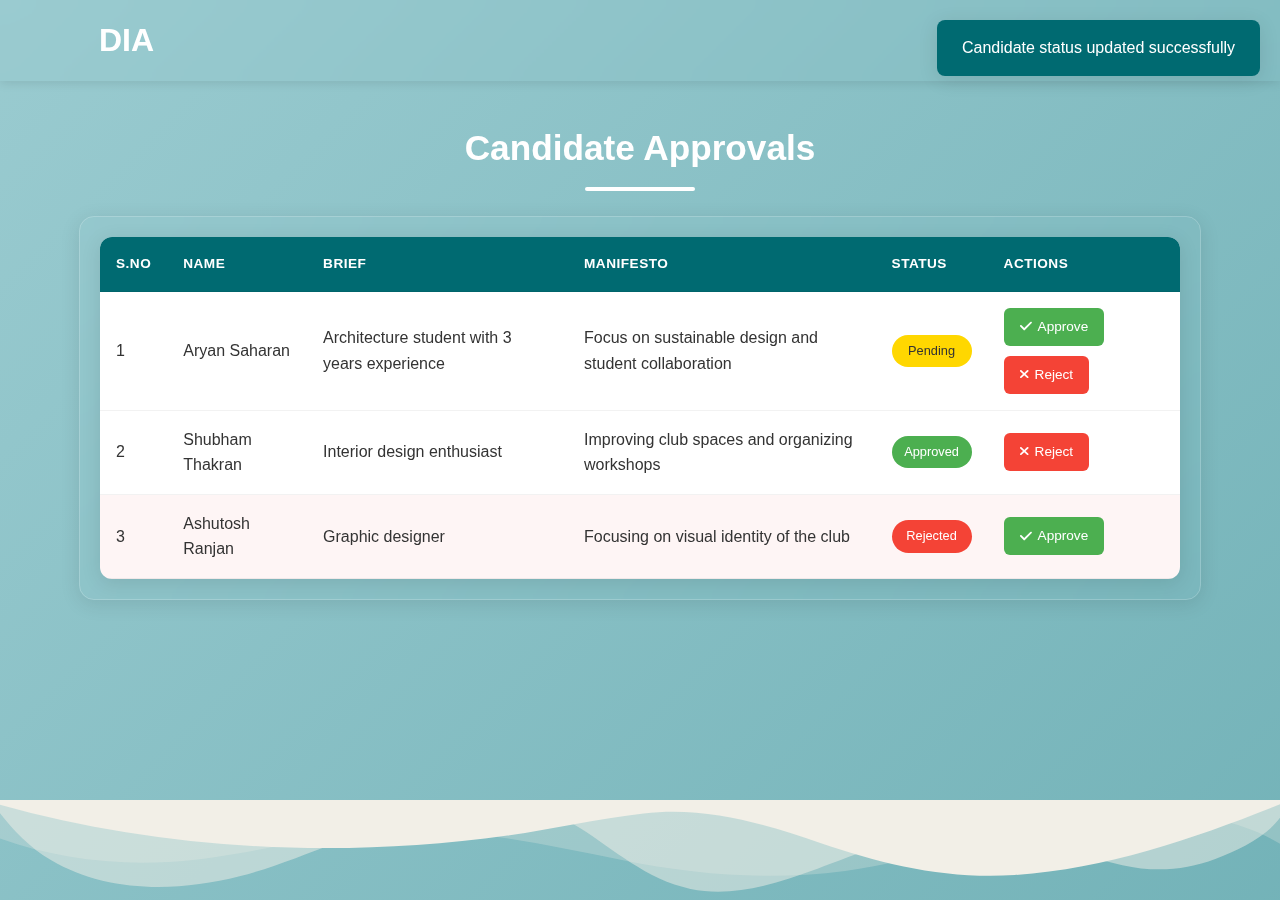
<file: approval.html>
<!DOCTYPE html>
<html lang="en">
<head>
  <meta charset="UTF-8">
  <meta name="viewport" content="width=device-width, initial-scale=1.0">
  <title>Approval Table</title>
  <link rel="stylesheet" href="https://cdnjs.cloudflare.com/ajax/libs/font-awesome/6.0.0/css/all.min.css">
  <link rel="stylesheet" href="../static/approval.css">
</head>
<body>
  <!-- Background Animation Elements -->
  <div class="circles">
    <li></li>
    <li></li>
    <li></li>
    <li></li>
    <li></li>
    <li></li>
    <li></li>
    <li></li>
    <li></li>
    <li></li>
  </div>
  <div class="wave"></div>

  <!-- Theme Toggle Button -->
  <!-- <button class="theme-toggle-btn" onclick="toggleTheme()">
    <i class="fas fa-moon"></i>
  </button> -->

  <!-- Header -->
  <header class="header">
    <div class="container">
      <div class="header-container">
        <a href="#" class="logo">DIA</a>
        
        <!-- Desktop Navigation -->
        <nav class="desktop-nav">
          <ul>
            <li><a href="index.html">Home</a></li>
            <li><a href="index.html">About</a></li>
            <li><a href="index.html">Contact</a></li>
          </ul>
        </nav>
        
        <!-- Mobile Hamburger -->
        <button class="hamburger">
          <span></span>
          <span></span>
          <span></span>
        </button>
      </div>
      
      <!-- Mobile Navigation -->
      <nav class="mobile-nav">
        <ul>
          <li><a href="#">Home</a></li>
          <li><a href="#">About</a></li>
          <li><a href="#">Contact</a></li>
        </ul>
      </nav>
    </div>
  </header>

  <!-- Main Content -->
  <main class="approval-container">
    <div class="container">
      <h1 class="section-title">Candidate Approvals</h1>
      
      <div class="table-container glass-card">
        <table class="approval-table">
          <thead>
            <tr>
              <th>S.No</th>
              <th>Name</th>
              <th>Brief</th>
              <th>Manifesto</th>
              <th>Status</th>
              <th>Actions</th>
            </tr>
          </thead>
          <tbody>
            <tr>
              <td>1</td>
              <td>Aryan Saharan</td>
              <td>Architecture student with 3 years experience</td>
              <td>Focus on sustainable design and student collaboration</td>
              <td>
                <span class="status-badge status-pending">
                  Pending
                </span>
              </td>
              <td>
                <div class="button-container">
                  <a href="/update_status/1/approved" class="btn btn-approve">
                    <i class="fas fa-check"></i> Approve
                  </a>
                  <a href="/update_status/1/rejected" class="btn btn-reject">
                    <i class="fas fa-times"></i> Reject
                  </a>
                </div>
              </td>
            </tr>
            <tr>
              <td>2</td>
              <td>Shubham Thakran</td>
              <td>Interior design enthusiast</td>
              <td>Improving club spaces and organizing workshops</td>
              <td>
                <span class="status-badge status-approved">
                  Approved
                </span>
              </td>
              <td>
                <div class="button-container">
                  <a href="/update_status/2/rejected" class="btn btn-reject">
                    <i class="fas fa-times"></i> Reject
                  </a>
                </div>
              </td>
            </tr>
            <tr class="rejected-row">
              <td>3</td>
              <td>Ashutosh Ranjan</td>
              <td>Graphic designer</td>
              <td>Focusing on visual identity of the club</td>
              <td>
                <span class="status-badge status-rejected">
                  Rejected
                </span>
              </td>
              <td>
                <div class="button-container">
                  <a href="/update_status/3/approved" class="btn btn-approve">
                    <i class="fas fa-check"></i> Approve
                  </a>
                </div>
              </td>
            </tr>
          </tbody>
        </table>
      </div>
    </div>
  </main>

  <script>
    // Mobile Navigation Toggle
    const hamburger = document.querySelector(".hamburger");
    const mobileNav = document.querySelector(".mobile-nav");
    
    hamburger.addEventListener("click", function() {
      this.classList.toggle("active");
      mobileNav.classList.toggle("active");
    });
    
    // Close mobile menu when clicking a link
    document.querySelectorAll(".mobile-nav a").forEach(link => {
      link.addEventListener("click", () => {
        hamburger.classList.remove("active");
        mobileNav.classList.remove("active");
      });
    });

    // Theme Toggle Function
    function toggleTheme() {
      document.body.classList.toggle('dark-theme');
      const themeIcon = document.querySelector('.theme-toggle-btn i');
      
      if (document.body.classList.contains('dark-theme')) {
        themeIcon.classList.remove('fa-moon');
        themeIcon.classList.add('fa-sun');
        localStorage.setItem('theme', 'dark');
      } else {
        themeIcon.classList.remove('fa-sun');
        themeIcon.classList.add('fa-moon');
        localStorage.setItem('theme', 'light');
      }
    }

    // Check for saved theme preference
    if (localStorage.getItem('theme') === 'dark') {
      document.body.classList.add('dark-theme');
      const themeIcon = document.querySelector('.theme-toggle-btn i');
      themeIcon.classList.remove('fa-moon');
      themeIcon.classList.add('fa-sun');
    }

    // Flash message handling
    document.addEventListener("DOMContentLoaded", function () {
      // Sample flash message
      showFlashMessage("Candidate status updated successfully");
    });

    function showFlashMessage(message) {
      const flash = document.createElement('div');
      flash.className = 'flash-message';
      flash.textContent = message;
      document.body.appendChild(flash);
      
      setTimeout(() => {
        flash.classList.add('show');
      }, 100);
      
      setTimeout(() => {
        flash.classList.remove('show');
        setTimeout(() => {
          document.body.removeChild(flash);
        }, 300);
      }, 5000);
    }
  </script>
</body>
</html>
</file>
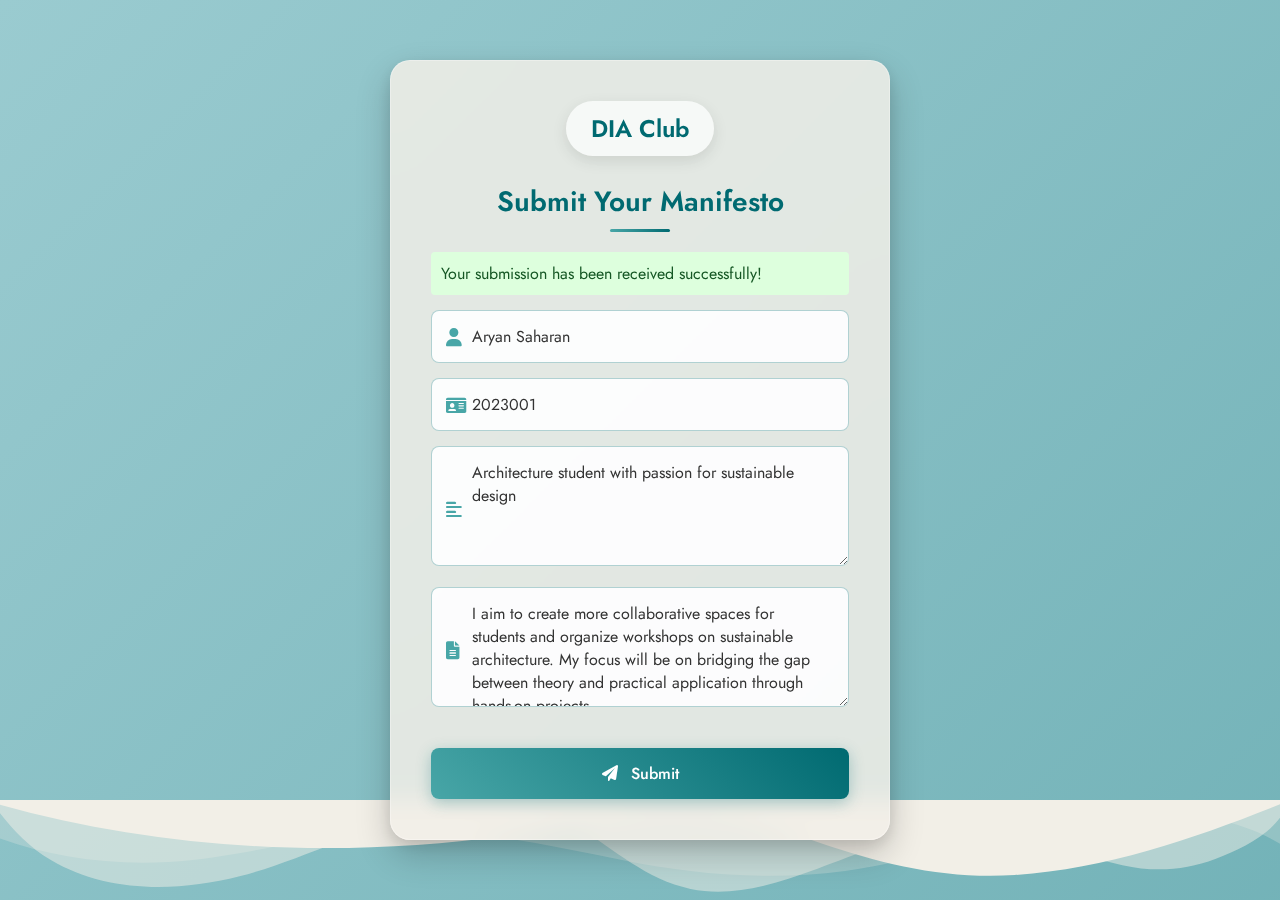
<file: approval_form.html>
<!DOCTYPE html>
<html lang="en">

<head>
    <meta charset="UTF-8">
    <meta name="viewport" content="width=device-width, initial-scale=1.0">
    <title>Manifesto Form</title>
    <link href="https://fonts.googleapis.com/css2?family=Jost:wght@400;500;600&display=swap" rel="stylesheet">
    <link rel="stylesheet" href="https://cdnjs.cloudflare.com/ajax/libs/font-awesome/6.0.0-beta3/css/all.min.css">
    <link rel="stylesheet" href="../static/approval_form.css">
</head>

<body>
    <div class="circles">
        <li></li>
        <li></li>
        <li></li>
        <li></li>
        <li></li>
        <li></li>
        <li></li>
        <li></li>
        <li></li>
        <li></li>
    </div>
    <div class="wave"></div>

    <div class="container">
        <div class="logo-btn-container">
            <a href="/" class="simple-logo-btn">
                <span>DIA Club</span>
            </a>
        </div>
        <h2>Submit Your Manifesto</h2>

        <div class="alert alert-success">Your submission has been received successfully!</div>

        <form action="/submit-manifesto" method="POST">
            <div class="input-group">
                <i class="fas fa-user input-icon"></i>
                <input type="text" id="name" name="name" value="Aryan Saharan"
                    placeholder="Enter your name" required>
            </div>

            <div class="input-group">
                <i class="fas fa-id-card input-icon"></i>
                <input type="text" id="roll_no" name="roll_no" value="2023001"
                    placeholder="Enter your Roll no." required>
            </div>

            <div class="input-group">
                <i class="fas fa-align-left input-icon"></i>
                <textarea id="description" name="description" rows="2" placeholder="A short description (2 lines max)"
                    required>Architecture student with passion for sustainable design</textarea>
            </div>

            <div class="input-group">
                <i class="fas fa-file-alt input-icon"></i>
                <textarea id="manifesto" name="manifesto" placeholder="Explain your mission or goals (under 200 words)"
                    required>I aim to create more collaborative spaces for students and organize workshops on sustainable architecture. My focus will be on bridging the gap between theory and practical application through hands-on projects.</textarea>
            </div>

            <button type="submit" class="submit-btn">
                <i class="fas fa-paper-plane" style="margin-right: 8px;"></i> Submit
            </button>
        </form>
    </div>
</body>

</html>
</file>
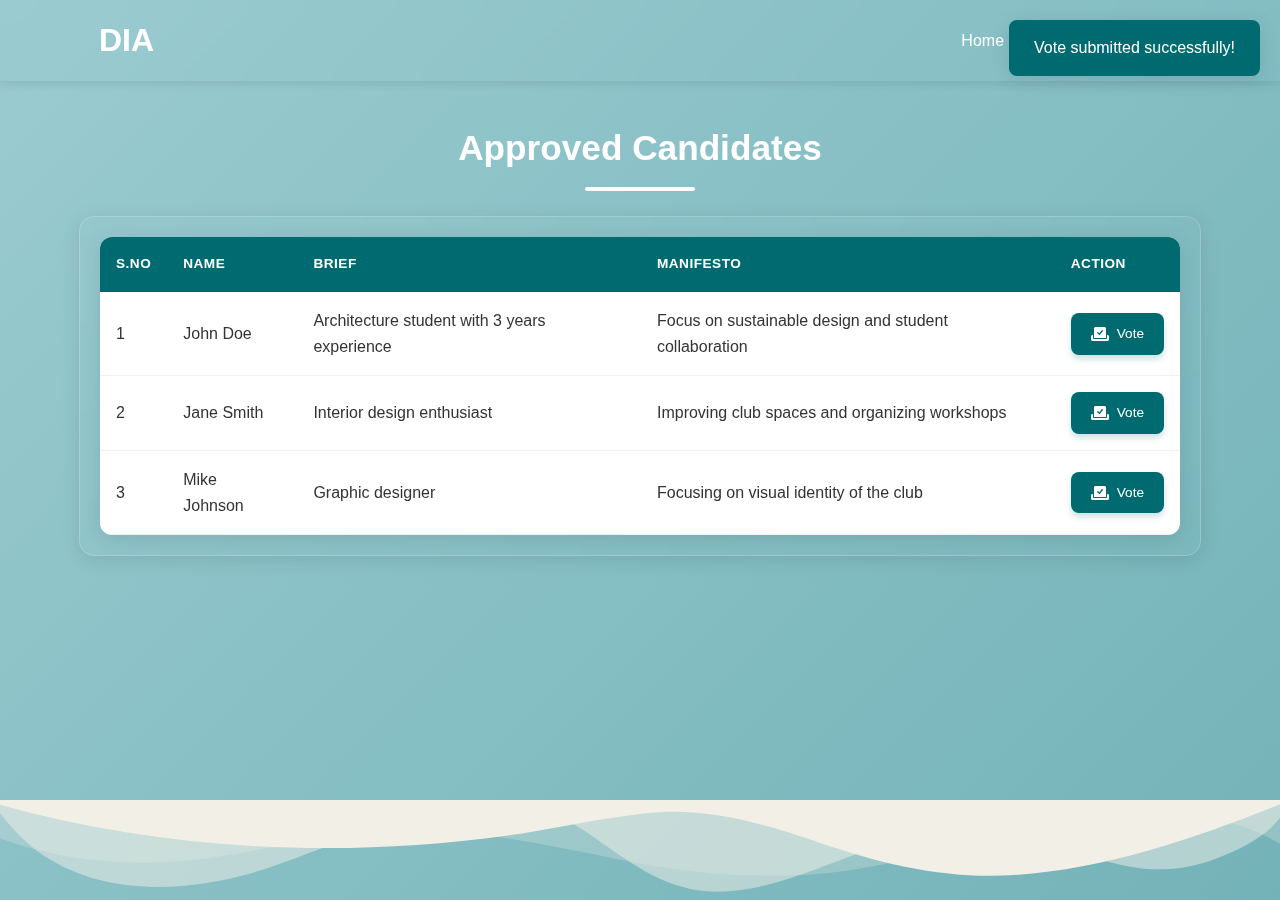
<file: candidates.html>
<!DOCTYPE html>
<html lang="en">

<head>
  <meta charset="UTF-8">
  <meta name="viewport" content="width=device-width, initial-scale=1.0">
  <title>Approved Candidates</title>
  <link rel="stylesheet" href="https://cdnjs.cloudflare.com/ajax/libs/font-awesome/6.0.0/css/all.min.css">
  <link rel="stylesheet" href="static/approval.css">

  <style>
    /* Vote Button Styles */
    .btn-vote {
      display: inline-flex;
      align-items: center;
      justify-content: center;
      padding: 10px 20px;
      background-color: var(--primary-color);
      color: white;
      border-radius: 8px;
      font-weight: 500;
      text-decoration: none;
      transition: var(--transition);
      border: none;
      cursor: pointer;
      gap: 8px;
      box-shadow: 0 4px 6px rgba(0, 106, 113, 0.2);
    }

    .btn-vote i {
      font-size: 1rem;
    }

    .btn-vote:hover {
      background-color: var(--secondary-color);
      transform: translateY(-2px);
      box-shadow: 0 6px 12px rgba(0, 106, 113, 0.3);
    }

    .btn-vote:active {
      transform: translateY(0);
    }

    /* Dark Mode Adjustments */
    .dark-theme .btn-vote {
      background-color: var(--accent-color);
      color: var(--text-color);
    }

    .dark-theme .btn-vote:hover {
      background-color: var(--secondary-color);
      color: white;
    }

    /* Responsive Styles */
    @media (max-width: 768px) {
      .btn-vote {
        padding: 8px 16px;
        font-size: 0.9rem;
      }
    }
  </style>
</head>

<body>
  <!-- Background Animation Elements -->
  <div class="circles">
    <li></li>
    <li></li>
    <li></li>
    <li></li>
    <li></li>
    <li></li>
    <li></li>
    <li></li>
    <li></li>
    <li></li>
  </div>
  <div class="wave"></div>

  <!-- Header -->
  <header class="header">
    <div class="container">
      <div class="header-container">
        <a href="#" class="logo">DIA</a>

        <!-- Desktop Navigation -->
        <nav class="desktop-nav">
          <ul>
            <li><a href="index.html">Home</a></li>
            <li><a href="index.html">About</a></li>
            <li><a href="index.html">Contact</a></li>
          </ul>
        </nav>

        <!-- Mobile Hamburger -->
        <button class="hamburger">
          <span></span>
          <span></span>
          <span></span>
        </button>
      </div>

      <!-- Mobile Navigation -->
      <nav class="mobile-nav">
        <ul>
          <li><a href="#">Home</a></li>
          <li><a href="#">About</a></li>
          <li><a href="#">Contact</a></li>
        </ul>
      </nav>
    </div>
  </header>

  <!-- Main Content -->
  <main class="approval-container">
    <div class="container">
      <h1 class="section-title">Approved Candidates</h1>

      <div class="table-container glass-card">
        <table class="approval-table">
          <thead>
            <tr>
              <th>S.No</th>
              <th>Name</th>
              <th>Brief</th>
              <th>Manifesto</th>
              <th>Action</th>
            </tr>
          </thead>
          <tbody>
            <tr>
              <td>1</td>
              <td>John Doe</td>
              <td>Architecture student with 3 years experience</td>
              <td>Focus on sustainable design and student collaboration</td>
              <td>
                <a href="/vote/1" class="btn btn-vote">
                  <i class="fas fa-vote-yea"></i> Vote
                </a>
              </td>
            </tr>
            <tr>
              <td>2</td>
              <td>Jane Smith</td>
              <td>Interior design enthusiast</td>
              <td>Improving club spaces and organizing workshops</td>
              <td>
                <a href="/vote/2" class="btn btn-vote">
                  <i class="fas fa-vote-yea"></i> Vote
                </a>
              </td>
            </tr>
            <tr>
              <td>3</td>
              <td>Mike Johnson</td>
              <td>Graphic designer</td>
              <td>Focusing on visual identity of the club</td>
              <td>
                <a href="/vote/3" class="btn btn-vote">
                  <i class="fas fa-vote-yea"></i> Vote
                </a>
              </td>
            </tr>
          </tbody>
        </table>
      </div>
    </div>
  </main>

  <script>
    // Mobile Navigation Toggle
    const hamburger = document.querySelector(".hamburger");
    const mobileNav = document.querySelector(".mobile-nav");

    hamburger.addEventListener("click", function () {
      this.classList.toggle("active");
      mobileNav.classList.toggle("active");
    });

    // Close mobile menu when clicking a link
    document.querySelectorAll(".mobile-nav a").forEach(link => {
      link.addEventListener("click", () => {
        hamburger.classList.remove("active");
        mobileNav.classList.remove("active");
      });
    });

    // Theme Toggle Function
    function toggleTheme() {
      document.body.classList.toggle('dark-theme');
      const themeIcon = document.querySelector('.theme-toggle-btn i');

      if (document.body.classList.contains('dark-theme')) {
        themeIcon.classList.remove('fa-moon');
        themeIcon.classList.add('fa-sun');
        localStorage.setItem('theme', 'dark');
      } else {
        themeIcon.classList.remove('fa-sun');
        themeIcon.classList.add('fa-moon');
        localStorage.setItem('theme', 'light');
      }
    }

    // Check for saved theme preference
    if (localStorage.getItem('theme') === 'dark') {
      document.body.classList.add('dark-theme');
      const themeIcon = document.querySelector('.theme-toggle-btn i');
      themeIcon.classList.remove('fa-moon');
      themeIcon.classList.add('fa-sun');
    }

    // Flash message handling
    document.addEventListener("DOMContentLoaded", function () {
      // Sample flash message
      showFlashMessage("Vote submitted successfully!");
    });

    function showFlashMessage(message) {
      const flash = document.createElement('div');
      flash.className = 'flash-message';
      flash.textContent = message;
      document.body.appendChild(flash);

      setTimeout(() => {
        flash.classList.add('show');
      }, 100);

      setTimeout(() => {
        flash.classList.remove('show');
        setTimeout(() => {
          document.body.removeChild(flash);
        }, 300);
      }, 5000);
    }
  </script>
</body>
</html>
</file>
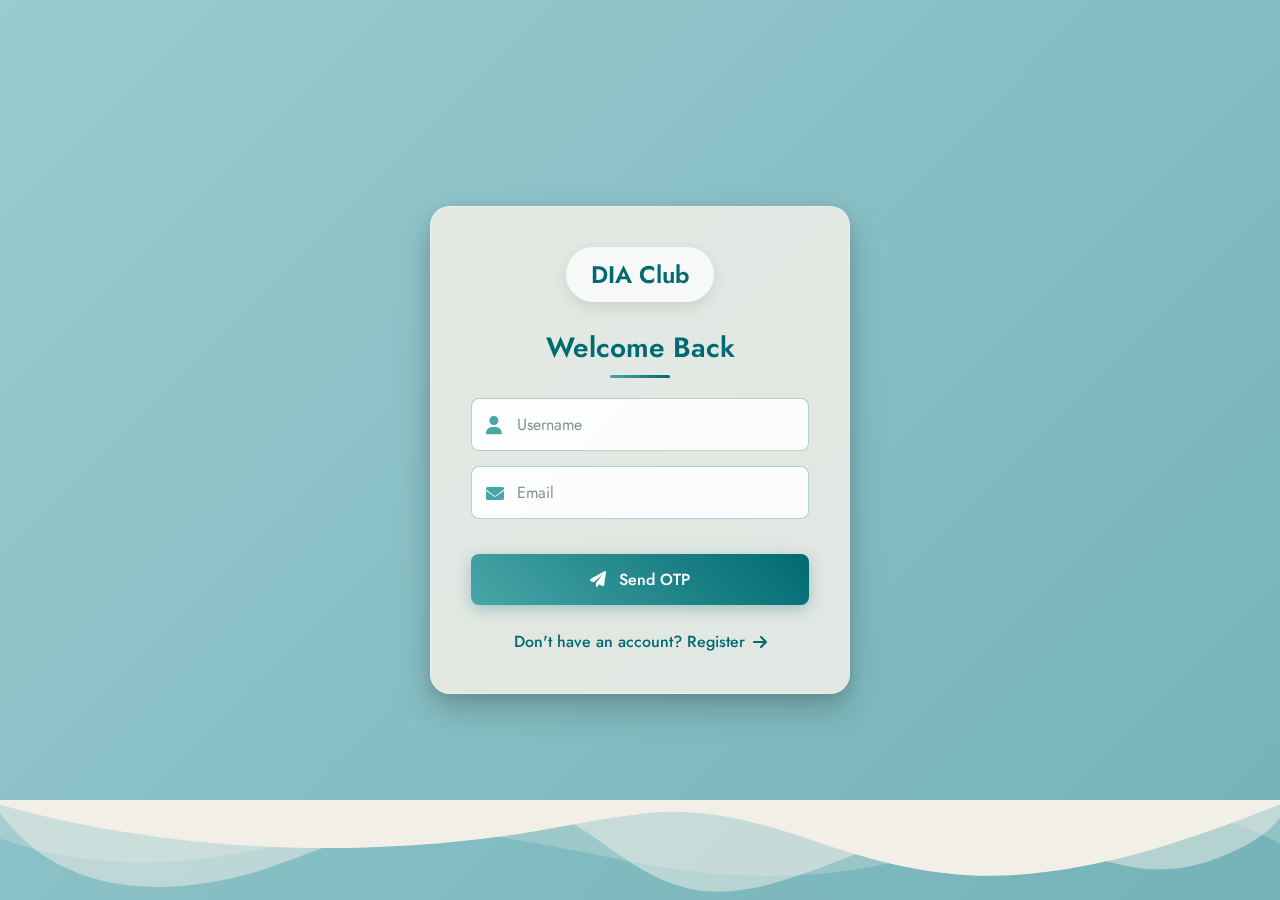
<file: login.html>
<!DOCTYPE html>
<html lang="en">
<head>
  <meta charset="UTF-8">
  <meta name="viewport" content="width=device-width, initial-scale=1.0">
  <title>DIA Club - Login/Register</title>
  <link href="https://fonts.googleapis.com/css2?family=Jost:wght@400;500;600&display=swap" rel="stylesheet">
  <link rel="stylesheet" href="https://cdnjs.cloudflare.com/ajax/libs/font-awesome/6.0.0-beta3/css/all.min.css">
  <style>
    * {
      margin: 0;
      padding: 0;
      box-sizing: border-box;
      font-family: 'Jost', sans-serif;
    }
    body {
      background: linear-gradient(135deg, #9ACBD0, #006A71);
      height: 100vh;
      display: flex;
      align-items: center;
      justify-content: center;
      background-size: 400% 400%;
      animation: gradientBG 15s ease infinite;
      position: relative;
      overflow: hidden;
    }
    @keyframes gradientBG {
      0% { background-position: 0% 50%; }
      50% { background-position: 100% 50%; }
      100% { background-position: 0% 50%; }
    }
    .container {
      background: rgba(242, 239, 231, 0.85);
      backdrop-filter: blur(12px);
      -webkit-backdrop-filter: blur(12px);
      border: 1px solid rgba(255, 255, 255, 0.3);
      width: 420px;
      padding: 40px;
      border-radius: 20px;
      box-shadow: 0 15px 35px rgba(0, 0, 0, 0.2),
                  0 5px 15px rgba(0, 0, 0, 0.1);
      position: relative;
      animation: fadeIn 0.7s ease-in-out;
      transition: all 0.3s ease;
      z-index: 2;
    }
    .container:hover {
      box-shadow: 0 20px 45px rgba(0, 0, 0, 0.25),
                  0 8px 20px rgba(0, 0, 0, 0.15);
    }
    .container h2 {
      margin-bottom: 30px;
      color: #006A71;
      text-align: center;
      font-weight: 600;
      font-size: 28px;
      position: relative;
    }
    .container h2:after {
      content: '';
      position: absolute;
      bottom: -10px;
      left: 50%;
      transform: translateX(-50%);
      width: 60px;
      height: 3px;
      background: linear-gradient(to right, #48A6A7, #006A71);
      border-radius: 3px;
    }
    .input-group {
      position: relative;
      margin: 15px 0;
    }
    input {
      width: 100%;
      padding: 14px 20px 14px 45px;
      border: 1px solid rgba(0, 106, 113, 0.3);
      border-radius: 8px;
      background: rgba(255, 255, 255, 0.9);
      font-size: 16px;
      transition: all 0.3s ease;
      color: #333;
    }
    input:focus {
      outline: none;
      border-color: #48A6A7;
      box-shadow: 0 0 0 3px rgba(72, 166, 167, 0.2);
    }
    input::placeholder {
      color: #6c757d;
      opacity: 0.8;
    }
    .input-icon {
      position: absolute;
      left: 15px;
      top: 50%;
      transform: translateY(-50%);
      color: #48A6A7;
      font-size: 18px;
    }
    button {
      width: 100%;
      padding: 14px;
      margin-top: 20px;
      border: none;
      border-radius: 8px;
      background: linear-gradient(45deg, #48A6A7, #006A71);
      color: white;
      font-size: 16px;
      font-weight: 500;
      cursor: pointer;
      transition: all 0.3s ease;
      box-shadow: 0 4px 15px rgba(0, 106, 113, 0.3);
      position: relative;
      overflow: hidden;
    }
    button:hover {
      background: linear-gradient(45deg, #3d8e8f, #005a60);
      transform: translateY(-2px);
      box-shadow: 0 6px 20px rgba(0, 106, 113, 0.4);
    }
    button:active {
      transform: translateY(0);
    }
    button:after {
      content: '';
      position: absolute;
      top: 0;
      left: 0;
      width: 100%;
      height: 100%;
      background: linear-gradient(45deg, transparent, rgba(255,255,255,0.2), transparent);
      transform: translateX(-100%);
      transition: 0.5s;
    }
    button:hover:after {
      transform: translateX(100%);
    }
    .switch-link {
      text-align: center;
      margin-top: 25px;
      cursor: pointer;
      color: #006A71;
      font-weight: 500;
      transition: color 0.3s ease;
      display: flex;
      align-items: center;
      justify-content: center;
    }
    .switch-link i {
      margin-left: 8px;
      transition: transform 0.3s ease;
    }
    .switch-link:hover {
      color: #004a50;
    }
    .switch-link:hover i {
      transform: translateX(3px);
    }
    .otp-modal {
      display: none;
      position: fixed;
      top: 0;
      left: 0;
      width: 100vw;
      height: 100vh;
      background-color: rgba(0, 0, 0, 0.5);
      backdrop-filter: blur(8px);
      -webkit-backdrop-filter: blur(8px);
      justify-content: center;
      align-items: center;
      z-index: 999;
    }
    .otp-box {
      background: rgba(242, 239, 231, 0.95);
      backdrop-filter: blur(15px);
      -webkit-backdrop-filter: blur(15px);
      padding: 40px;
      border-radius: 15px;
      width: 380px;
      text-align: center;
      animation: scaleIn 0.5s ease;
      box-shadow: 0 20px 40px rgba(0, 0, 0, 0.25);
      border: 1px solid rgba(255, 255, 255, 0.3);
    }
    .otp-box h2 {
      color: #006A71;
      margin-bottom: 25px;
    }
    .logo {
      text-align: center;
      margin-bottom: 25px;
    }
    .logo span {
      font-size: 24px;
      font-weight: 600;
      color: #006A71;
      background: rgba(255, 255, 255, 0.7);
      padding: 10px 25px;
      border-radius: 30px;
      display: inline-block;
      box-shadow: 0 5px 15px rgba(0, 0, 0, 0.1);
    }
    .circles {
      position: absolute;
      top: 0;
      left: 0;
      width: 100%;
      height: 100%;
      overflow: hidden;
      z-index: 1;
    }
    .circles li {
      position: absolute;
      display: block;
      list-style: none;
      width: 20px;
      height: 20px;
      background: rgba(255, 255, 255, 0.2);
      animation: animate 25s linear infinite;
      bottom: -150px;
      border-radius: 50%;
    }
    .circles li:nth-child(1) {
      left: 25%;
      width: 80px;
      height: 80px;
      animation-delay: 0s;
    }
    .circles li:nth-child(2) {
      left: 10%;
      width: 20px;
      height: 20px;
      animation-delay: 2s;
      animation-duration: 12s;
    }
    .circles li:nth-child(3) {
      left: 70%;
      width: 20px;
      height: 20px;
      animation-delay: 4s;
    }
    .circles li:nth-child(4) {
      left: 40%;
      width: 60px;
      height: 60px;
      animation-delay: 0s;
      animation-duration: 18s;
    }
    .circles li:nth-child(5) {
      left: 65%;
      width: 20px;
      height: 20px;
      animation-delay: 0s;
    }
    .circles li:nth-child(6) {
      left: 75%;
      width: 110px;
      height: 110px;
      animation-delay: 3s;
    }
    .circles li:nth-child(7) {
      left: 35%;
      width: 150px;
      height: 150px;
      animation-delay: 7s;
    }
    .circles li:nth-child(8) {
      left: 50%;
      width: 25px;
      height: 25px;
      animation-delay: 15s;
      animation-duration: 45s;
    }
    .circles li:nth-child(9) {
      left: 20%;
      width: 15px;
      height: 15px;
      animation-delay: 2s;
      animation-duration: 35s;
    }
    .circles li:nth-child(10) {
      left: 85%;
      width: 150px;
      height: 150px;
      animation-delay: 0s;
      animation-duration: 11s;
    }
    @keyframes animate {
      0% {
        transform: translateY(0) rotate(0deg);
        opacity: 1;
        border-radius: 0;
      }
      100% {
        transform: translateY(-1000px) rotate(720deg);
        opacity: 0;
        border-radius: 50%;
      }
    }
    @keyframes fadeIn {
      from { opacity: 0; transform: translateY(30px); }
      to { opacity: 1; transform: translateY(0); }
    }
    @keyframes scaleIn {
      from { transform: scale(0.8); opacity: 0; }
      to { transform: scale(1); opacity: 1; }
    }
    .wave {
      position: absolute;
      bottom: 0;
      left: 0;
      width: 100%;
      height: 100px;
      background: url('data:image/svg+xml;utf8,<svg viewBox="0 0 1200 120" xmlns="http://www.w3.org/2000/svg" preserveAspectRatio="none"><path d="M0,0V46.29c47.79,22.2,103.59,32.17,158,28,70.36-5.37,136.33-33.31,206.8-37.5C438.64,32.43,512.34,53.67,583,72.05c69.27,18,138.3,24.88,209.4,13.08,36.15-6,69.85-17.84,104.45-29.34C989.49,25,1113-14.29,1200,52.47V0Z" fill="%23F2EFE7" opacity=".25"/><path d="M0,0V15.81C13,36.92,27.64,56.86,47.69,72.05,99.41,111.27,165,111,224.58,91.58c31.15-10.15,60.09-26.07,89.67-39.8,40.92-19,84.73-46,130.83-49.67,36.26-2.85,70.9,9.42,98.6,31.56,31.77,25.39,62.32,62,103.63,73,40.44,10.79,81.35-6.69,119.13-24.28s75.16-39,116.92-43.05c59.73-5.85,113.28,22.88,168.9,38.84,30.2,8.66,59,6.17,87.09-7.5,22.43-10.89,48-26.93,60.65-49.24V0Z" fill="%23F2EFE7" opacity=".5"/><path d="M0,0V5.63C149.93,59,314.09,71.32,475.83,42.57c43-7.64,84.23-20.12,127.61-26.46,59-8.63,112.48,12.24,165.56,35.4C827.93,77.22,886,95.24,951.2,90c86.53-7,172.46-45.71,248.8-84.81V0Z" fill="%23F2EFE7"/></svg>');
      background-size: cover;
      z-index: 1;
    }
  </style>
</head>
<body>
  <div class="circles">
    <li></li>
    <li></li>
    <li></li>
    <li></li>
    <li></li>
    <li></li>
    <li></li>
    <li></li>
    <li></li>
    <li></li>
  </div>
  <div class="wave"></div>

  <div class="container" id="loginBox">
    <div class="logo">
      <span>DIA Club</span>
    </div>
    <h2>Welcome Back</h2>
    <form method="POST" action="/login">
      <div class="input-group">
        <i class="fas fa-user input-icon"></i>
        <input type="text" name="txt" placeholder="Username" required>
      </div>
      <div class="input-group">
        <i class="fas fa-envelope input-icon"></i>
        <input type="email" name="email" placeholder="Email" required>
      </div>
      <button type="submit">
        <i class="fas fa-paper-plane" style="margin-right: 8px;"></i> Send OTP
      </button>
    </form>
    <div class="switch-link" onclick="toggleForms('register')">
      Don't have an account? Register <i class="fas fa-arrow-right"></i>
    </div>
  </div>

  <div class="container" id="registerBox" style="display:none;">
    <div class="logo">
      <span>DIA Club</span>
    </div>
    <h2>Create Account</h2>
    <form method="POST" action="/register">
      <div class="input-group">
        <i class="fas fa-user input-icon"></i>
        <input type="text" name="txt" placeholder="Username" required>
      </div>
      <div class="input-group">
        <i class="fas fa-id-card input-icon"></i>
        <input type="text" name="roll" placeholder="Roll No" required>
      </div>
      <div class="input-group">
        <i class="fas fa-envelope input-icon"></i>
        <input type="email" name="email" placeholder="Email" required>
      </div>
      <div class="input-group">
        <i class="fas fa-phone input-icon"></i>
        <input type="tel" name="phno" placeholder="Phone Number" required>
      </div>
      <button type="submit">
        <i class="fas fa-paper-plane" style="margin-right: 8px;"></i> Send OTP
      </button>
    </form>
    <div class="switch-link" onclick="toggleForms('login')">
      Already have an account? Login <i class="fas fa-arrow-right"></i>
    </div>
  </div>

  <div class="otp-modal" id="otpModal">
    <div class="otp-box">
      <h2>Enter OTP</h2>
      <div class="input-group">
        <i class="fas fa-key input-icon"></i>
        <input type="text" id="otpInput" placeholder="Enter 6-digit OTP" required maxlength="6">
      </div>
      <button onclick="submitOTP()">
        <i class="fas fa-check-circle" style="margin-right: 8px;"></i> Verify OTP
      </button>
    </div>
  </div>

  <script>
    function toggleForms(form) {
      document.getElementById('loginBox').style.display = form === 'login' ? 'block' : 'none';
      document.getElementById('registerBox').style.display = form === 'register' ? 'block' : 'none';
    }

    function submitOTP() {
      const otp = document.getElementById('otpInput').value;
      if (!otp) {
        alert("Please enter the OTP to continue");
        return;
      }

      const form = document.createElement('form');
      form.method = 'POST';
      form.action = "/verify-login"; // Default action for login verification

      const otpField = document.createElement('input');
      otpField.type = 'hidden';
      otpField.name = 'otp';
      otpField.value = otp;

      form.appendChild(otpField);
      document.body.appendChild(form);
      form.submit();
    }

    window.onload = function () {
      // Show OTP modal by default for demo purposes
      // document.getElementById('otpModal').style.display = 'flex';
      
      // Add input masking for phone number
      const phoneInput = document.querySelector('input[type="tel"]');
      if (phoneInput) {
        phoneInput.addEventListener('input', function(e) {
          const x = e.target.value.replace(/\D/g, '').match(/(\d{0,3})(\d{0,3})(\d{0,4})/);
          e.target.value = !x[2] ? x[1] : '(' + x[1] + ') ' + x[2] + (x[3] ? '-' + x[3] : '');
        });
      }
    }
  </script>
</body>
</html>
</file>
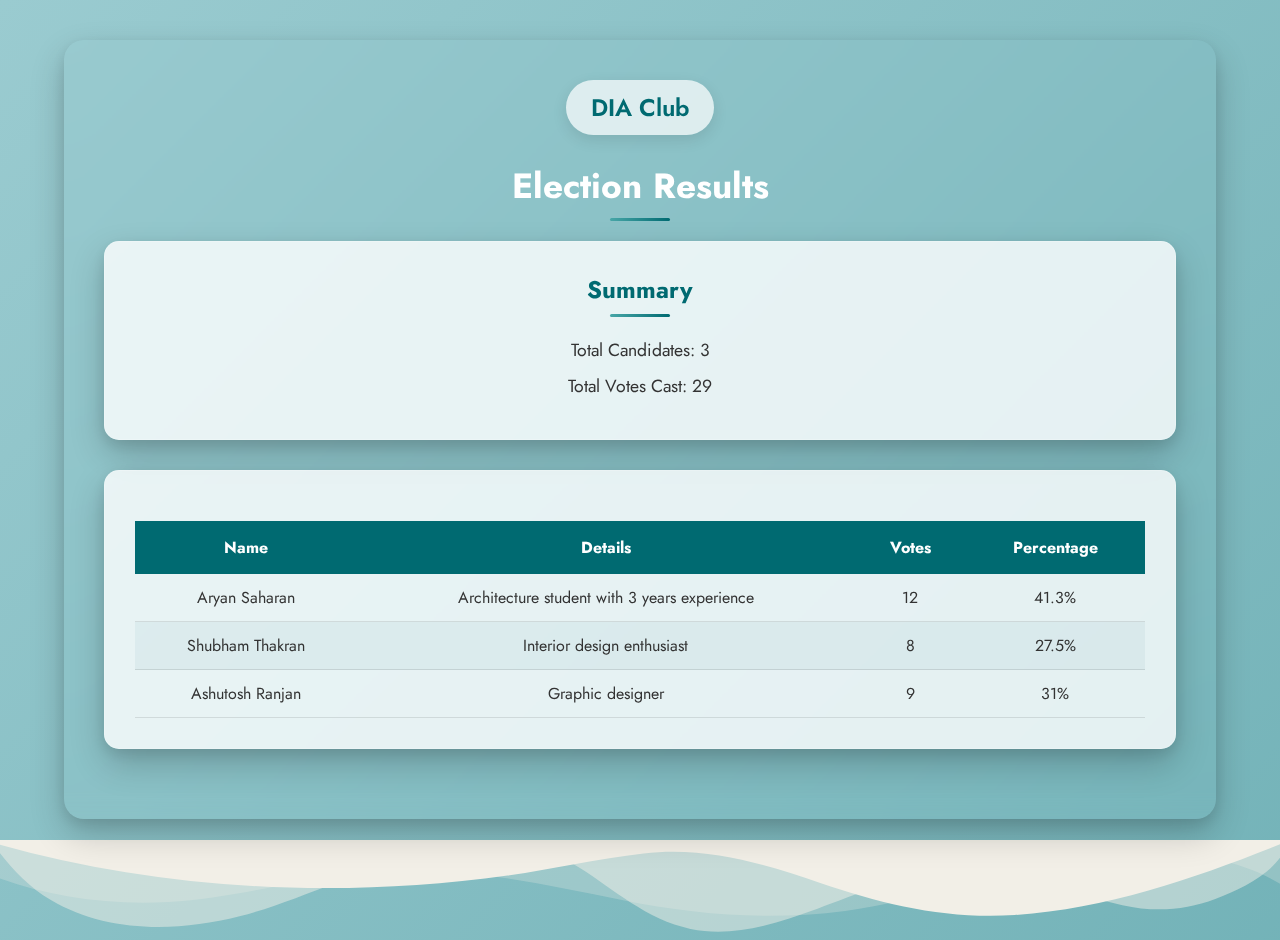
<file: result.html>
<!DOCTYPE html>
<html lang="en">
<head>
    <meta charset="UTF-8">
    <meta name="viewport" content="width=device-width, initial-scale=1.0">
    <title>Election Results</title>
    <link href="https://fonts.googleapis.com/css2?family=Jost:wght@400;500;600&display=swap" rel="stylesheet">
    <link rel="stylesheet" href="https://cdnjs.cloudflare.com/ajax/libs/font-awesome/6.0.0-beta3/css/all.min.css">
    <link rel="stylesheet" href="../static/result.css">
</head>

<body>
  <div class="circles">
    <li></li>
    <li></li>
    <li></li>
    <li></li>
    <li></li>
    <li></li>
    <li></li>
    <li></li>
    <li></li>
    <li></li>
  </div>
  <div class="wave"></div>

  <div class="container">
    <!-- Simple button to redirect to index -->
    <div class="logo-btn-container">
      <a href="/" class="simple-logo-btn">
        <span>DIA Club</span>
      </a>
    </div>

    <h1>Election Results</h1>

    <!-- Results Summary -->
    <div class="results-summary glass-card">
      <h2>Summary</h2>
      <p>Total Candidates: 3</p>
      <p>Total Votes Cast: 29</p>
    </div>

    <!-- Results Table -->
    <div class="table-container glass-card">
      <table>
        <thead>
          <tr>
            <th>Name</th>
            <th>Details</th>
            <th>Votes</th>
            <th>Percentage</th>
          </tr>
        </thead>
        <tbody>
          <tr>
            <td>Aryan Saharan</td>
            <td>Architecture student with 3 years experience</td>
            <td>12</td>
            <td>41.3%</td>
          </tr>
          <tr>
            <td>Shubham Thakran</td>
            <td>Interior design enthusiast</td>
            <td>8</td>
            <td>27.5%</td>
          </tr>
          <tr>
            <td>Ashutosh Ranjan</td>
            <td>Graphic designer</td>
            <td>9</td>
            <td>31%</td>
          </tr>
        </tbody>
      </table>
    </div>
  </div>

  <script>
    // Theme Toggle
    function toggleTheme() {
      document.body.classList.toggle('dark-theme');
      const themeIcon = document.querySelector('.theme-toggle-btn i');

      if (document.body.classList.contains('dark-theme')) {
        themeIcon.classList.remove('fa-moon');
        themeIcon.classList.add('fa-sun');
        localStorage.setItem('theme', 'dark');
      } else {
        themeIcon.classList.remove('fa-sun');
        themeIcon.classList.add('fa-moon');
        localStorage.setItem('theme', 'light');
      }
    }

    if (localStorage.getItem('theme') === 'dark') {
      document.body.classList.add('dark-theme');
      const themeIcon = document.querySelector('.theme-toggle-btn i');
      themeIcon.classList.remove('fa-moon');
      themeIcon.classList.add('fa-sun');
    }
  </script>
</body>
</html>
</file>
<file: static/approval.css>
/* Approval Page Styles */
:root {
    --primary-color: #006A71;
    --secondary-color: #48A6A7;
    --accent-color: #9ACBD0;
    --light-color: #F2EFE7;
    --dark-color: #333;
    --text-color: #333;
    --text-light: #777;
    --white: #fff;
    --shadow: 0 4px 20px rgba(0, 0, 0, 0.1);
    --transition: all 0.3s ease;
}

/* Dark Theme Variables */
.dark-theme {
    --primary-color: #48A6A7;
    --secondary-color: #006A71;
    --accent-color: #9ACBD0;
    --light-color: #1a1a1a;
    --dark-color: #1c1c1c;
    --text-color: #f0f0f0;
    --text-light: #bbb;
    --shadow: 0 4px 20px rgba(0, 0, 0, 0.3);
}

* {
    margin: 0;
    padding: 0;
    box-sizing: border-box;
}

body {
    font-family: 'Segoe UI', Tahoma, Geneva, Verdana, sans-serif;
    line-height: 1.6;
    color: var(--text-color);
    background: linear-gradient(135deg, #9ACBD0, #006A71);
    background-size: 400% 400%;
    animation: gradientBG 15s ease infinite;
    min-height: 100vh;
}

@keyframes gradientBG {
    0% { background-position: 0% 50%; }
    50% { background-position: 100% 50%; }
    100% { background-position: 0% 50%; }
}

.container {
    width: 90%;
    max-width: 1200px;
    margin: 0 auto;
    padding: 0 15px;
}

/* Animated Background Elements */
.circles {
    position: fixed;
    top: 0;
    left: 0;
    width: 100%;
    height: 100%;
    overflow: hidden;
    z-index: -1;
}

.circles li {
    position: absolute;
    display: block;
    list-style: none;
    width: 20px;
    height: 20px;
    background: rgba(255, 255, 255, 0.2);
    animation: animate 25s linear infinite;
    bottom: -150px;
    border-radius: 50%;
}

.circles li:nth-child(1) {
    left: 25%;
    width: 80px;
    height: 80px;
    animation-delay: 0s;
}

.circles li:nth-child(2) {
    left: 10%;
    width: 20px;
    height: 20px;
    animation-delay: 2s;
    animation-duration: 12s;
}

.circles li:nth-child(3) {
    left: 70%;
    width: 20px;
    height: 20px;
    animation-delay: 4s;
}

.circles li:nth-child(4) {
    left: 40%;
    width: 60px;
    height: 60px;
    animation-delay: 0s;
    animation-duration: 18s;
}

.circles li:nth-child(5) {
    left: 65%;
    width: 20px;
    height: 20px;
    animation-delay: 0s;
}

.circles li:nth-child(6) {
    left: 75%;
    width: 110px;
    height: 110px;
    animation-delay: 3s;
}

.circles li:nth-child(7) {
    left: 35%;
    width: 150px;
    height: 150px;
    animation-delay: 7s;
}

.circles li:nth-child(8) {
    left: 50%;
    width: 25px;
    height: 25px;
    animation-delay: 15s;
    animation-duration: 45s;
}

.circles li:nth-child(9) {
    left: 20%;
    width: 15px;
    height: 15px;
    animation-delay: 2s;
    animation-duration: 35s;
}

.circles li:nth-child(10) {
    left: 85%;
    width: 150px;
    height: 150px;
    animation-delay: 0s;
    animation-duration: 11s;
}

@keyframes animate {
    0% {
        transform: translateY(0) rotate(0deg);
        opacity: 1;
        border-radius: 0;
    }
    100% {
        transform: translateY(-1000px) rotate(720deg);
        opacity: 0;
        border-radius: 50%;
    }
}

/* Wave Background */
.wave {
    position: absolute;
    bottom: 0;
    left: 0;
    width: 100%;
    height: 100px;
    background: url('data:image/svg+xml;utf8,<svg viewBox="0 0 1200 120" xmlns="http://www.w3.org/2000/svg" preserveAspectRatio="none"><path d="M0,0V46.29c47.79,22.2,103.59,32.17,158,28,70.36-5.37,136.33-33.31,206.8-37.5C438.64,32.43,512.34,53.67,583,72.05c69.27,18,138.3,24.88,209.4,13.08,36.15-6,69.85-17.84,104.45-29.34C989.49,25,1113-14.29,1200,52.47V0Z" fill="%23F2EFE7" opacity=".25"/><path d="M0,0V15.81C13,36.92,27.64,56.86,47.69,72.05,99.41,111.27,165,111,224.58,91.58c31.15-10.15,60.09-26.07,89.67-39.8,40.92-19,84.73-46,130.83-49.67,36.26-2.85,70.9,9.42,98.6,31.56,31.77,25.39,62.32,62,103.63,73,40.44,10.79,81.35-6.69,119.13-24.28s75.16-39,116.92-43.05c59.73-5.85,113.28,22.88,168.9,38.84,30.2,8.66,59,6.17,87.09-7.5,22.43-10.89,48-26.93,60.65-49.24V0Z" fill="%23F2EFE7" opacity=".5"/><path d="M0,0V5.63C149.93,59,314.09,71.32,475.83,42.57c43-7.64,84.23-20.12,127.61-26.46,59-8.63,112.48,12.24,165.56,35.4C827.93,77.22,886,95.24,951.2,90c86.53-7,172.46-45.71,248.8-84.81V0Z" fill="%23F2EFE7"/></svg>');
    background-size: cover;
    z-index: -1;
}

/* Header Styles */
.header {
    /* background-color: var(--white); */
    backdrop-filter: blur(11px);
    background-color: #d0caca00;
    box-shadow: 0 2px 10px rgba(0, 0, 0, 0.1);
    /* box-shadow: 0 5px 8px 2px rgb(255 255 255 / 10%); */
    position: fixed;
    width: 100%;
    top: 0;
    z-index: 1000;
    padding: 15px 0;
}

.dark-theme .header {
    /* background-color: var(--dark-color); */
    box-shadow: 0 2px 10px rgba(0, 0, 0, 0.3);
}

.header-container {
    display: flex;
    justify-content: space-between;
    align-items: center;
    max-width: 1200px;
    margin: 0 auto;
    padding: 0 20px;
}

.logo {
    font-size: 2rem;
    font-weight: 700;
    color: var(--white);
    text-decoration: none;
    flex: 1;
}

/* .desktop-nav {
    flex: 2;
    display: flex;
    justify-content: center;
} */

.desktop-nav ul {
    display: flex;
    gap: 40px;
    list-style: none;
    margin: 0;
    padding: 0;
}

.desktop-nav a {
    color: var(--white);
    text-decoration: none;
    font-weight: 500;
    font-size: 1rem;
    transition: color 0.3s ease;
    position: relative;
    padding: 5px 0;
}

.desktop-nav a:hover {
    color: var(--primary-color);
}

.desktop-nav a::after {
    content: '';
    position: absolute;
    width: 0;
    height: 2px;
    background: var(--primary-color);
    bottom: 0;
    left: 0;
    transition: width 0.3s ease;
}

.desktop-nav a:hover::after {
    width: 100%;
}

/* Mobile Navigation */
.hamburger {
    display: none;
    background: none;
    border: none;
    cursor: pointer;
    padding: 10px;
    z-index: 1001;
}

.hamburger span {
    display: block;
    width: 25px;
    height: 3px;
    background-color: var(--text-color);
    margin: 5px 0;
    transition: all 0.3s ease;
}

.mobile-nav {
    display: none;
    position: fixed;
    top: 70px;
    left: 0;
    width: 100%;
    background-color: #48A6A7;
    box-shadow: 0 5px 10px rgba(0, 0, 0, 0.1);
    padding: 20px 0;
    transform: translateY(-150%);
    transition: transform 0.3s ease;
    z-index: 1000;
}

.dark-theme .mobile-nav {
    background-color: var(--dark-color);
}

.mobile-nav.active {
    transform: translateY(0);
}

.mobile-nav ul {
    list-style: none;
    padding: 0;
    margin: 0;
    text-align: center;
}

.mobile-nav li {
    margin: 15px 0;
}

.mobile-nav a {
    color: var(--text-color);
    text-decoration: none;
    font-size: 1.1rem;
    padding: 10px 20px;
    display: inline-block;
    transition: color 0.3s ease;
}

.mobile-nav a:hover {
    color: var(--primary-color);
}

/* Hamburger Animation */
.hamburger.active span:nth-child(1) {
    transform: translateY(8px) rotate(45deg);
}

.hamburger.active span:nth-child(2) {
    opacity: 0;
}

.hamburger.active span:nth-child(3) {
    transform: translateY(-8px) rotate(-45deg);
}

/* Approval Container */
.approval-container {
    padding: 120px 0 60px;
    min-height: 100vh;
}

.section-title {
    text-align: center;
    margin-bottom: 40px;
    color: var(--white);
    font-size: 2.2rem;
    position: relative;
}

.section-title::after {
    content: '';
    position: absolute;
    width: 110px;
    height: 4px;
    background: var(--white);
    bottom: -15px;
    left: 50%;
    transform: translateX(-50%);
    border-radius: 2px;
}

/* Table Container */
.table-container {
    overflow-x: auto;
    border-radius: 15px;
    padding: 20px;
    margin-bottom: 40px;
    /* background: rgba(255, 255, 255, 0.8); */
    backdrop-filter: blur(10px);
    -webkit-backdrop-filter: blur(10px);
    box-shadow: var(--shadow);
    border: 1px solid rgba(255, 255, 255, 0.2);
    animation: fadeIn 0.7s ease-in-out;
}

@keyframes fadeIn {
    from { opacity: 0; transform: translateY(30px); }
    to { opacity: 1; transform: translateY(0); }
}

.dark-theme .table-container {
    background: rgb(30 30 30 / 44%);
    border: 1px solid rgba(255, 255, 255, 0.1);
}

/* Approval Table */
.approval-table {
    width: 100%;
    border-collapse: separate;
    border-spacing: 0;
    background-color: var(--white);
    border-radius: 12px;
    overflow: hidden;
    box-shadow: var(--shadow);
}

.dark-theme .approval-table {
    background-color: var(--dark-color);
}

.approval-table th,
.approval-table td {
    padding: 16px;
    text-align: left;
    border-bottom: 1px solid rgba(0, 0, 0, 0.05);
}

.dark-theme .approval-table th,
.dark-theme .approval-table td {
    border-bottom: 1px solid rgba(255, 255, 255, 0.05);
}

.approval-table th {
    background-color: var(--primary-color);
    color: var(--white);
    font-weight: 600;
    text-transform: uppercase;
    font-size: 0.85rem;
    letter-spacing: 0.5px;
}

.approval-table tbody tr {
    transition: var(--transition);
}

.approval-table tbody tr:hover {
    background-color: rgba(154, 203, 208, 0.1);
    transform: translateY(-2px);
    box-shadow: 0 4px 8px rgba(0, 0, 0, 0.05);
}

/* Status Badges */
.status-badge {
    display: inline-block;
    padding: 6px 12px;
    border-radius: 20px;
    font-size: 0.8rem;
    font-weight: 500;
    text-align: center;
    min-width: 80px;
}

.status-pending {
    background-color: #FFD700;
    color: #333;
}

.status-approved {
    background-color: #4CAF50;
    color: white;
}

.status-rejected {
    background-color: #f44336;
    color: white;
}

/* Button Container */
.button-container {
    display: flex;
    gap: 10px;
    flex-wrap: wrap;
}

/* Button Styles */
.btn {
    display: inline-flex;
    align-items: center;
    justify-content: center;
    padding: 8px 16px;
    border-radius: 6px;
    font-weight: 500;
    text-decoration: none;
    transition: var(--transition);
    border: none;
    cursor: pointer;
    gap: 6px;
    font-size: 0.85rem;
}

.btn-approve {
    background-color: #4CAF50;
    color: white;
}

.btn-approve:hover {
    background-color: #3e8e41;
    transform: translateY(-2px);
    box-shadow: 0 4px 8px rgba(76, 175, 80, 0.3);
}

.btn-reject {
    background-color: #f44336;
    color: white;
}

.btn-reject:hover {
    background-color: #d32f2f;
    transform: translateY(-2px);
    box-shadow: 0 4px 8px rgba(244, 67, 54, 0.3);
}

/* Rejected Row */
.rejected-row {
    background-color: rgba(244, 67, 54, 0.05);
}

.dark-theme .rejected-row {
    background-color: rgba(244, 67, 54, 0.1);
}

/* Theme Toggle Button */
.theme-toggle-btn {
    position: fixed;
    bottom: 30px;
    right: 30px;
    width: 50px;
    height: 50px;
    border-radius: 50%;
    background-color: var(--primary-color);
    color: var(--white);
    border: none;
    cursor: pointer;
    display: flex;
    align-items: center;
    justify-content: center;
    box-shadow: 0 4px 15px rgba(0, 0, 0, 0.2);
    z-index: 999;
    transition: var(--transition);
}

.theme-toggle-btn:hover {
    transform: translateY(-3px) scale(1.1);
    box-shadow: 0 6px 20px rgba(0, 0, 0, 0.3);
}

/* Flash Message */
.flash-message {
    position: fixed;
    top: 20px;
    right: 20px;
    padding: 15px 25px;
    background-color: var(--primary-color);
    color: var(--white);
    border-radius: 8px;
    box-shadow: var(--shadow);
    transform: translateX(150%);
    transition: transform 0.3s ease;
    z-index: 1000;
}

.flash-message.show {
    transform: translateX(0);
}

/* Responsive Styles */
@media (max-width: 768px) {
    .header-container {
        padding: 0 15px;
    }
    
    .desktop-nav {
        display: none;
    }
    
    .hamburger {
        display: block;
    }
    
    .mobile-nav {
        display: block;
    }
    
    .approval-table {
        display: block;
        overflow-x: auto;
    }
    
    .approval-table th,
    .approval-table td {
        padding: 12px 8px;
        font-size: 0.85rem;
    }
    
    .button-container {
        flex-direction: column;
        gap: 6px;
    }
    
    .btn {
        width: 100%;
        padding: 8px 12px;
    }
    
    .section-title {
        font-size: 1.8rem;
    }
}

@media (max-width: 576px) {
    .logo {
        font-size: 1.5rem;
    }
    
    .section-title {
        font-size: 1.5rem;
    }
    
    .table-container {
        padding: 15px;
    }
}
</file>
<file: static/approval_form.css>
/* approval_form.css */
* {
    margin: 0;
    padding: 0;
    box-sizing: border-box;
    font-family: 'Jost', sans-serif;
  }
  
  body {
    background: linear-gradient(135deg, #9ACBD0, #006A71);
    height: 100vh;
    display: flex;
    align-items: center;
    justify-content: center;
    background-size: 400% 400%;
    animation: gradientBG 15s ease infinite;
    position: relative;
    overflow: hidden;
  }
  
  @keyframes gradientBG {
    0% { background-position: 0% 50%; }
    50% { background-position: 100% 50%; }
    100% { background-position: 0% 50%; }
  }
  
  .container {
    background: rgba(242, 239, 231, 0.85);
    backdrop-filter: blur(12px);
    -webkit-backdrop-filter: blur(12px);
    border: 1px solid rgba(255, 255, 255, 0.3);
    width: 500px;
    padding: 40px;
    border-radius: 20px;
    box-shadow: 0 15px 35px rgba(0, 0, 0, 0.2),
                0 5px 15px rgba(0, 0, 0, 0.1);
    position: relative;
    animation: fadeIn 0.7s ease-in-out;
    transition: all 0.3s ease;
    z-index: 2;
  }
  
  .container:hover {
    box-shadow: 0 20px 45px rgba(0, 0, 0, 0.25),
                0 8px 20px rgba(0, 0, 0, 0.15);
  }
  
  .container h2 {
    margin-bottom: 30px;
    color: #006A71;
    text-align: center;
    font-weight: 600;
    font-size: 28px;
    position: relative;
  }
  
  .container h2:after {
    content: '';
    position: absolute;
    bottom: -10px;
    left: 50%;
    transform: translateX(-50%);
    width: 60px;
    height: 3px;
    background: linear-gradient(to right, #48A6A7, #006A71);
    border-radius: 3px;
  }
  
  .input-group {
    position: relative;
    margin: 15px 0;
  }
  
  input, textarea {
    width: 100%;
    padding: 14px 20px;
    padding-left: 40px;
    border: 1px solid rgba(0, 106, 113, 0.3);
    border-radius: 8px;
    background: rgba(255, 255, 255, 0.9);
    font-size: 16px;
    transition: all 0.3s ease;
    color: #333;
    resize: vertical;
  }
  
  textarea {
    min-height: 120px;
  }
  
  input:focus, textarea:focus {
    outline: none;
    border-color: #48A6A7;
    box-shadow: 0 0 0 3px rgba(72, 166, 167, 0.2);
  }
  
  input::placeholder, textarea::placeholder {
    color: #6c757d;
    opacity: 0.8;
  }
  
  .input-icon {
    position: absolute;
    left: 15px;
    top: 50%;
    transform: translateY(-50%);
    color: #48A6A7;
    font-size: 18px;
  }
  
  button {
    width: 100%;
    padding: 14px;
    margin-top: 20px;
    border: none;
    border-radius: 8px;
    background: linear-gradient(45deg, #48A6A7, #006A71);
    color: white;
    font-size: 16px;
    font-weight: 500;
    cursor: pointer;
    transition: all 0.3s ease;
    box-shadow: 0 4px 15px rgba(0, 106, 113, 0.3);
    position: relative;
    overflow: hidden;
  }
  
  button:hover {
    background: linear-gradient(45deg, #3d8e8f, #005a60);
    transform: translateY(-2px);
    box-shadow: 0 6px 20px rgba(0, 106, 113, 0.4);
  }
  
  button:active {
    transform: translateY(0);
  }
  
  button:after {
    content: '';
    position: absolute;
    top: 0;
    left: 0;
    width: 100%;
    height: 100%;
    background: linear-gradient(45deg, transparent, rgba(255,255,255,0.2), transparent);
    transform: translateX(-100%);
    transition: 0.5s;
  }
  
  button:hover:after {
    transform: translateX(100%);
  }
  
  /* .logo {
    text-align: center;
    margin-bottom: 25px;
  }
  
  .logo span {
    font-size: 24px;
    font-weight: 600;
    color: #006A71;
    background: rgba(255, 255, 255, 0.7);
    padding: 10px 25px;
    border-radius: 30px;
    display: inline-block;
    box-shadow: 0 5px 15px rgba(0, 0, 0, 0.1);
  } */

  /* Simple logo button styles */
  .logo-btn-container {
    display: flex;
    justify-content: center;
    margin-bottom: 25px;
    width: 100%;
}

.simple-logo-btn {
    display: inline-block;
    font-size: 24px;
    font-weight: 600;
    color: #006A71;
    background: rgba(255, 255, 255, 0.7);
    padding: 10px 25px;
    border-radius: 30px;
    text-decoration: none;
    text-align: center;
    cursor: pointer;
    border: none;
    box-shadow: 0 5px 15px rgba(0, 0, 0, 0.1);
    transition: background 0.2s ease; /* simple transition for hover */
}

.simple-logo-btn:hover {
    background: rgba(255, 255, 255, 0.9);
}

.dark-theme .simple-logo-btn {
    color: #006A71;
    background: rgba(255, 255, 255, 0.7);
}
  
  .circles {
    position: absolute;
    top: 0;
    left: 0;
    width: 100%;
    height: 100%;
    overflow: hidden;
    z-index: 1;
  }
  
  .circles li {
    position: absolute;
    display: block;
    list-style: none;
    width: 20px;
    height: 20px;
    background: rgba(255, 255, 255, 0.2);
    animation: animate 25s linear infinite;
    bottom: -150px;
    border-radius: 50%;
  }
  
  .circles li:nth-child(1) {
    left: 25%;
    width: 80px;
    height: 80px;
    animation-delay: 0s;
  }
  
  .circles li:nth-child(2) {
    left: 10%;
    width: 20px;
    height: 20px;
    animation-delay: 2s;
    animation-duration: 12s;
  }
  
  .circles li:nth-child(3) {
    left: 70%;
    width: 20px;
    height: 20px;
    animation-delay: 4s;
  }
  
  .circles li:nth-child(4) {
    left: 40%;
    width: 60px;
    height: 60px;
    animation-delay: 0s;
    animation-duration: 18s;
  }
  
  .circles li:nth-child(5) {
    left: 65%;
    width: 20px;
    height: 20px;
    animation-delay: 0s;
  }
  
  .circles li:nth-child(6) {
    left: 75%;
    width: 110px;
    height: 110px;
    animation-delay: 3s;
  }
  
  .circles li:nth-child(7) {
    left: 35%;
    width: 150px;
    height: 150px;
    animation-delay: 7s;
  }
  
  .circles li:nth-child(8) {
    left: 50%;
    width: 25px;
    height: 25px;
    animation-delay: 15s;
    animation-duration: 45s;
  }
  
  .circles li:nth-child(9) {
    left: 20%;
    width: 15px;
    height: 15px;
    animation-delay: 2s;
    animation-duration: 35s;
  }
  
  .circles li:nth-child(10) {
    left: 85%;
    width: 150px;
    height: 150px;
    animation-delay: 0s;
    animation-duration: 11s;
  }
  
  @keyframes animate {
    0% {
      transform: translateY(0) rotate(0deg);
      opacity: 1;
      border-radius: 0;
    }
    100% {
      transform: translateY(-1000px) rotate(720deg);
      opacity: 0;
      border-radius: 50%;
    }
  }
  
  @keyframes fadeIn {
    from { opacity: 0; transform: translateY(30px); }
    to { opacity: 1; transform: translateY(0); }
  }
  
  .wave {
    position: absolute;
    bottom: 0;
    left: 0;
    width: 100%;
    height: 100px;
    background: url('data:image/svg+xml;utf8,<svg viewBox="0 0 1200 120" xmlns="http://www.w3.org/2000/svg" preserveAspectRatio="none"><path d="M0,0V46.29c47.79,22.2,103.59,32.17,158,28,70.36-5.37,136.33-33.31,206.8-37.5C438.64,32.43,512.34,53.67,583,72.05c69.27,18,138.3,24.88,209.4,13.08,36.15-6,69.85-17.84,104.45-29.34C989.49,25,1113-14.29,1200,52.47V0Z" fill="%23F2EFE7" opacity=".25"/><path d="M0,0V15.81C13,36.92,27.64,56.86,47.69,72.05,99.41,111.27,165,111,224.58,91.58c31.15-10.15,60.09-26.07,89.67-39.8,40.92-19,84.73-46,130.83-49.67,36.26-2.85,70.9,9.42,98.6,31.56,31.77,25.39,62.32,62,103.63,73,40.44,10.79,81.35-6.69,119.13-24.28s75.16-39,116.92-43.05c59.73-5.85,113.28,22.88,168.9,38.84,30.2,8.66,59,6.17,87.09-7.5,22.43-10.89,48-26.93,60.65-49.24V0Z" fill="%23F2EFE7" opacity=".5"/><path d="M0,0V5.63C149.93,59,314.09,71.32,475.83,42.57c43-7.64,84.23-20.12,127.61-26.46,59-8.63,112.48,12.24,165.56,35.4C827.93,77.22,886,95.24,951.2,90c86.53-7,172.46-45.71,248.8-84.81V0Z" fill="%23F2EFE7"/></svg>');
    background-size: cover;
    z-index: 1;
  }
  
  .alert {
    padding: 10px;
    margin-bottom: 15px;
    border-radius: 4px;
  }
  
  .alert-danger {
    background-color: #ffdddd;
    color: #721c24;
  }
  
  .alert-success {
    background-color: #ddffdd;
    color: #155724;
  }
  
  .hint {
    font-size: 12px;
    color: #888;
    margin-top: 5px;
  }
</file>
<file: static/result.css>
/* Base Styles */
:root {
  --primary-color: #006A71;
  --secondary-color: #48A6A7;
  --accent-color: #9ACBD0;
  --light-color: #F2EFE7;
  --dark-color: #333;
  --text-color: #333;
  --text-light: #777;
  --white: #fff;
  --shadow: 0 15px 35px rgba(0, 0, 0, 0.2), 0 5px 15px rgba(0, 0, 0, 0.1);
}

.dark-theme {
  --primary-color: #48A6A7;
  --secondary-color: #006A71;
  --accent-color: #9ACBD0;
  --light-color: #1a1a1a;
  --dark-color: #1c1c1c;
  --text-color: #f0f0f0;
  --text-light: #bbb;
  --shadow: 0 15px 35px rgba(0, 0, 0, 0.3);
}

* {
  margin: 0;
  padding: 0;
  box-sizing: border-box;
  font-family: 'Jost', sans-serif;
}

body {
  background: linear-gradient(135deg, #9ACBD0, #006A71);
  min-height: 100vh;
  background-size: 400% 400%;
  animation: gradientBG 15s ease infinite;
  position: relative;
  overflow-x: hidden;
  color: var(--text-color);
}

@keyframes gradientBG {
  0% { background-position: 0% 50%; }
  50% { background-position: 100% 50%; }
  100% { background-position: 0% 50%; }
}

.container {
  /* background: rgba(242, 239, 231, 0.85); */
  backdrop-filter: blur(11px);
  -webkit-backdrop-filter: blur(12px);
  /* border: 1px solid rgba(255, 255, 255, 0.3); */
  width: 90%;
  max-width: 1200px;
  margin: 40px auto;
  padding: 40px;
  border-radius: 20px;
  box-shadow: var(--shadow);
  position: relative;
  z-index: 2;
}

.dark-theme .container {
  /* background: rgba(30, 30, 30, 0.85); */
  border: 1px solid rgba(255, 255, 255, 0.1);
}

/* Logo Button */
.logo-btn-container {
  display: flex;
  justify-content: center;
  margin-bottom: 25px;
  width: 100%;
}

.simple-logo-btn {
  display: inline-block;
  font-size: 24px;
  font-weight: 600;
  color: #006A71;
  background: rgba(255, 255, 255, 0.7);
  padding: 10px 25px;
  border-radius: 30px;
  text-decoration: none;
  text-align: center;
  cursor: pointer;
  border: none;
  box-shadow: 0 5px 15px rgba(0, 0, 0, 0.1);
  transition: background 0.2s ease;
}

.simple-logo-btn:hover {
  background: rgba(255, 255, 255, 0.9);
}

/* Headings */
h1, h2 {
  color: var(--white);
  text-align: center;
  margin-bottom: 30px;
  position: relative;
}

h1 {
  font-size: 2.2rem;
}

h2{
  color: var(--primary-color);
}

h1::after, h2::after {
  content: '';
  position: absolute;
  width: 60px;
  height: 3px;
  background: linear-gradient(to right, var(--secondary-color), var(--primary-color));
  bottom: -10px;
  left: 50%;
  transform: translateX(-50%);
  border-radius: 3px;
}

/* Glass Card Effect */
.glass-card {
  background: rgba(255, 255, 255, 0.8);
  backdrop-filter: blur(10px);
  -webkit-backdrop-filter: blur(10px);
  border-radius: 15px;
  box-shadow: var(--shadow);
  border: 1px solid rgba(255, 255, 255, 0.2);
  padding: 30px;
  margin-bottom: 30px;
}

.dark-theme .glass-card {
  background: rgba(30, 30, 30, 0.7);
  border: 1px solid rgba(255, 255, 255, 0.1);
}

/* Results Summary */
.results-summary {
  text-align: center;
}

.results-summary p {
  margin: 10px 0;
  font-size: 1.1rem;
}

/* Table Styles */
.table-container {
  overflow-x: auto;
}

table {
  width: 100%;
  border-collapse: collapse;
  margin-top: 20px;
}

th {
  background-color: var(--primary-color);
  color: white;
  padding: 15px;
  text-align: center;
}

td {
  padding: 12px;
  border-bottom: 1px solid rgba(0, 0, 0, 0.1);
  text-align: center;
}

tr:nth-child(even) {
  background-color: rgba(0, 106, 113, 0.05);
}

tr:hover {
  background-color: rgba(0, 106, 113, 0.1);
}

.dark-theme tr:nth-child(even) {
  background-color: rgba(255, 255, 255, 0.05);
}

.dark-theme tr:hover {
  background-color: rgba(255, 255, 255, 0.1);
}

/* Footer */
.footer {
  text-align: center;
  padding: 20px;
  color: var(--text-color);
  background: rgba(242, 239, 231, 0.85);
  backdrop-filter: blur(12px);
  -webkit-backdrop-filter: blur(12px);
  position: relative;
  z-index: 2;
}

.dark-theme .footer {
  background: rgba(30, 30, 30, 0.85);
}

/* Background Elements */
.circles {
  position: absolute;
  top: 0;
  left: 0;
  width: 100%;
  height: 100%;
  overflow: hidden;
  z-index: 1;
}

.circles li {
  position: absolute;
  display: block;
  list-style: none;
  width: 20px;
  height: 20px;
  background: rgba(255, 255, 255, 0.2);
  animation: animate 25s linear infinite;
  bottom: -150px;
  border-radius: 50%;
}

.circles li:nth-child(1) {
  left: 25%;
  width: 80px;
  height: 80px;
  animation-delay: 0s;
}

.circles li:nth-child(2) {
  left: 10%;
  width: 20px;
  height: 20px;
  animation-delay: 2s;
  animation-duration: 12s;
}

.circles li:nth-child(3) {
  left: 70%;
  width: 20px;
  height: 20px;
  animation-delay: 4s;
}

.circles li:nth-child(4) {
  left: 40%;
  width: 60px;
  height: 60px;
  animation-delay: 0s;
  animation-duration: 18s;
}

.circles li:nth-child(5) {
  left: 65%;
  width: 20px;
  height: 20px;
  animation-delay: 0s;
}

.circles li:nth-child(6) {
  left: 75%;
  width: 110px;
  height: 110px;
  animation-delay: 3s;
}

.circles li:nth-child(7) {
  left: 35%;
  width: 150px;
  height: 150px;
  animation-delay: 7s;
}

.circles li:nth-child(8) {
  left: 50%;
  width: 25px;
  height: 25px;
  animation-delay: 15s;
  animation-duration: 45s;
}

.circles li:nth-child(9) {
  left: 20%;
  width: 15px;
  height: 15px;
  animation-delay: 2s;
  animation-duration: 35s;
}

.circles li:nth-child(10) {
  left: 85%;
  width: 150px;
  height: 150px;
  animation-delay: 0s;
  animation-duration: 11s;
}

@keyframes animate {
  0% {
    transform: translateY(0) rotate(0deg);
    opacity: 1;
    border-radius: 0;
  }
  100% {
    transform: translateY(-1000px) rotate(720deg);
    opacity: 0;
    border-radius: 50%;
  }
}

.wave {
  position: absolute;
  bottom: 0;
  left: 0;
  width: 100%;
  height: 100px;
  background: url('data:image/svg+xml;utf8,<svg viewBox="0 0 1200 120" xmlns="http://www.w3.org/2000/svg" preserveAspectRatio="none"><path d="M0,0V46.29c47.79,22.2,103.59,32.17,158,28,70.36-5.37,136.33-33.31,206.8-37.5C438.64,32.43,512.34,53.67,583,72.05c69.27,18,138.3,24.88,209.4,13.08,36.15-6,69.85-17.84,104.45-29.34C989.49,25,1113-14.29,1200,52.47V0Z" fill="%23F2EFE7" opacity=".25"/><path d="M0,0V15.81C13,36.92,27.64,56.86,47.69,72.05,99.41,111.27,165,111,224.58,91.58c31.15-10.15,60.09-26.07,89.67-39.8,40.92-19,84.73-46,130.83-49.67,36.26-2.85,70.9,9.42,98.6,31.56,31.77,25.39,62.32,62,103.63,73,40.44,10.79,81.35-6.69,119.13-24.28s75.16-39,116.92-43.05c59.73-5.85,113.28,22.88,168.9,38.84,30.2,8.66,59,6.17,87.09-7.5,22.43-10.89,48-26.93,60.65-49.24V0Z" fill="%23F2EFE7" opacity=".5"/><path d="M0,0V5.63C149.93,59,314.09,71.32,475.83,42.57c43-7.64,84.23-20.12,127.61-26.46,59-8.63,112.48,12.24,165.56,35.4C827.93,77.22,886,95.24,951.2,90c86.53-7,172.46-45.71,248.8-84.81V0Z" fill="%23F2EFE7"/></svg>');
  background-size: cover;
  z-index: 1;
}

/* Theme Toggle Button */
.theme-toggle-btn {
  position: fixed;
  bottom: 30px;
  right: 30px;
  width: 50px;
  height: 50px;
  border-radius: 50%;
  background-color: var(--primary-color);
  color: var(--white);
  border: none;
  cursor: pointer;
  display: flex;
  align-items: center;
  justify-content: center;
  box-shadow: 0 4px 15px rgba(0, 0, 0, 0.2);
  z-index: 999;
  transition: all 0.3s ease;
}

.theme-toggle-btn:hover {
  transform: translateY(-3px);
  box-shadow: 0 6px 20px rgba(0, 0, 0, 0.3);
}

/* Responsive Design */
@media (max-width: 768px) {
  .container {
    width: 95%;
    padding: 20px;
  }
  
  table {
    font-size: 0.9rem;
  }
  
  th, td {
    padding: 8px;
  }
}
</file>
